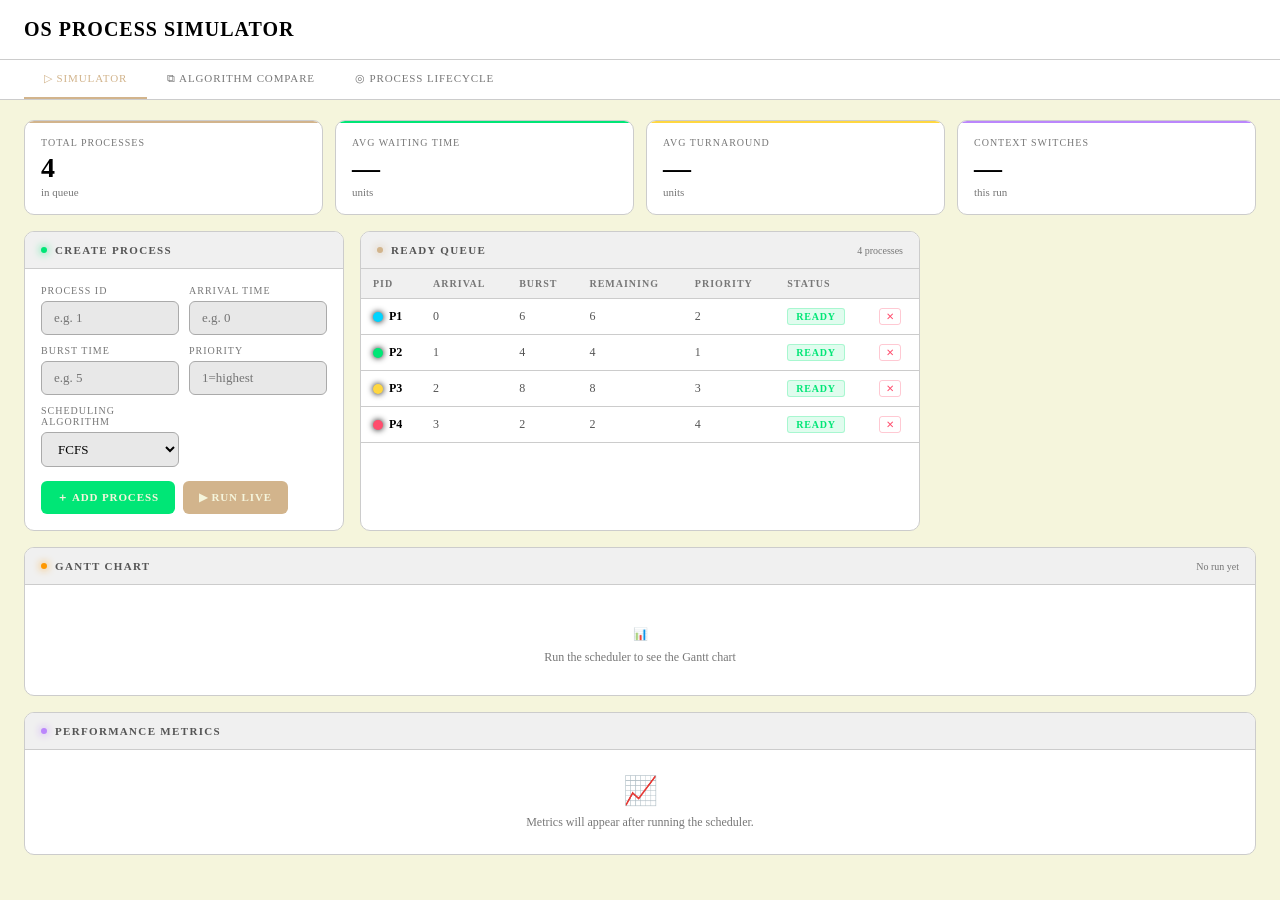
<file: index.html>
<!DOCTYPE html>
<html lang="en">
<head>
<meta charset="UTF-8">
<meta name="viewport" content="width=device-width, initial-scale=1.0">
<title>OS Process Manager Simulator</title>
<style>
  :root {
    --bg: #f5f5dc;
    --bg2: #ffffff;
    --bg3: #f0f0f0;
    --bg4: #e8e8e8;
    --border: #cccccc;
    --border2: #aaaaaa;
    --text: #000000;
    --text2: #555555;
    --text3: #777777;
    --accent: #d2b48c;
    --accent2: #a0522d;
    --green: #00e676;
    --green2: #00b347;
    --yellow: #ffd740;
    --yellow2: #cc9900;
    --red: #ff4d6d;
    --red2: #cc2244;
    --purple: #bb86fc;
    --orange: #ff9800;
    --idle: #cccccc;
    --shadow: 0 8px 32px rgba(0,0,0,0.1);
    --glow: 0 0 20px rgba(210,180,140,0.15);
  }

  * { margin: 0; padding: 0; box-sizing: border-box; }

  body {
    font-family: 'Times New Roman', serif;
    background: var(--bg);
    color: var(--text);
    min-height: 100vh;
    overflow-x: hidden;
  }

  /* ── HEADER ── */
  header {
    background: var(--bg2);
    border-bottom: 1px solid var(--border);
    padding: 0 24px;
    display: flex;
    align-items: center;
    justify-content: space-between;
    height: 60px;
    position: sticky;
    top: 0;
    z-index: 100;
  }

  .logo {
    display: flex;
    align-items: center;
    justify-content: center;
  }

  .logo-icon {
    width: 32px; height: 32px;
    background: var(--accent);
    border-radius: 6px;
    display: flex; align-items: center; justify-content: center;
    font-size: 16px;
    box-shadow: 0 0 16px rgba(0,212,255,0.4);
  }

  .logo-text {
    font-family: 'Times New Roman', serif;
    font-size: 20px;
    font-weight: 700;
    letter-spacing: 0.05em;
    color: var(--text);
  }

  .logo-sub {
    font-size: 10px;
    color: var(--text3);
    letter-spacing: 0.12em;
    text-transform: uppercase;
    margin-top: 1px;
  }

  .header-right {
    display: flex;
    align-items: center;
    gap: 20px;
    font-size: 11px;
    color: var(--text3);
  }

  .clock {
    color: var(--accent);
    font-size: 12px;
  }

  .badge {
    background: var(--bg4);
    border: 1px solid var(--border2);
    border-radius: 4px;
    padding: 3px 8px;
    font-size: 10px;
    color: var(--text2);
  }

  /* ── TABS ── */
  .tabs {
    background: var(--bg2);
    border-bottom: 1px solid var(--border);
    padding: 0 24px;
    display: flex;
    gap: 0;
  }

  .tab {
    padding: 12px 20px;
    font-size: 11px;
    font-family: 'Times New Roman', serif;
    letter-spacing: 0.08em;
    color: var(--text3);
    cursor: pointer;
    border-bottom: 2px solid transparent;
    transition: all 0.2s;
    text-transform: uppercase;
    user-select: none;
  }

  .tab:hover { color: var(--text2); }

  .tab.active {
    color: var(--accent);
    border-bottom-color: var(--accent);
  }

  /* ── MAIN ── */
  .main { padding: 20px 24px; max-width: 1600px; margin: 0 auto; }

  .panel-view { display: none; }
  .panel-view.active { display: block; }

  /* ── GRID ── */
  .grid-top {
    display: grid;
    grid-template-columns: 320px 1fr 320px;
    gap: 16px;
    margin-bottom: 16px;
  }

  @media (max-width: 1200px) {
    .grid-top { grid-template-columns: 1fr 1fr; }
    .grid-top > :nth-child(3) { grid-column: 1/-1; }
  }

  /* ── CARD ── */
  .card {
    background: var(--bg2);
    border: 1px solid var(--border);
    border-radius: 10px;
    overflow: hidden;
  }

  .card-header {
    padding: 12px 16px;
    border-bottom: 1px solid var(--border);
    display: flex;
    align-items: center;
    gap: 8px;
    background: var(--bg3);
  }

  .card-title {
    font-family: 'Times New Roman', serif;
    font-size: 11px;
    font-weight: 700;
    letter-spacing: 0.12em;
    text-transform: uppercase;
    color: var(--text2);
  }

  .card-dot {
    width: 6px; height: 6px;
    border-radius: 50%;
    background: var(--accent);
    box-shadow: 0 0 8px var(--accent);
  }

  .card-dot.green { background: var(--green); box-shadow: 0 0 8px var(--green); }
  .card-dot.yellow { background: var(--yellow); box-shadow: 0 0 8px var(--yellow); }
  .card-dot.purple { background: var(--purple); box-shadow: 0 0 8px var(--purple); }
  .card-dot.red { background: var(--red); box-shadow: 0 0 8px var(--red); }
  .card-dot.orange { background: var(--orange); box-shadow: 0 0 8px var(--orange); }

  .card-body { padding: 16px; }

  /* ── FORM ── */
  .form-grid { display: grid; grid-template-columns: 1fr 1fr; gap: 10px; }
  .form-group { display: flex; flex-direction: column; gap: 5px; }
  .form-group.full { grid-column: 1 / -1; }

  label {
    font-size: 10px;
    letter-spacing: 0.1em;
    text-transform: uppercase;
    color: var(--text3);
  }

  input[type="number"], input[type="text"], select {
    background: var(--bg4);
    border: 1px solid var(--border2);
    border-radius: 6px;
    padding: 8px 12px;
    font-family: 'Times New Roman', serif;
    font-size: 13px;
    color: var(--text);
    width: 100%;
    transition: border-color 0.2s, box-shadow 0.2s;
    outline: none;
  }

  input:focus, select:focus {
    border-color: var(--accent);
    box-shadow: 0 0 0 2px rgba(0,212,255,0.12);
  }

  select option { background: var(--bg4); }

  /* ── BUTTONS ── */
  .btn {
    padding: 9px 16px;
    border-radius: 6px;
    font-family: 'Times New Roman', serif;
    font-size: 11px;
    font-weight: 600;
    letter-spacing: 0.08em;
    text-transform: uppercase;
    cursor: pointer;
    border: none;
    transition: all 0.18s;
    display: inline-flex;
    align-items: center;
    gap: 6px;
  }

  .btn-primary {
    background: var(--accent);
    color: var(--bg);
  }

  .btn-primary:hover {
    background: #33ddff;
    box-shadow: 0 0 16px rgba(0,212,255,0.35);
  }

  .btn-success {
    background: var(--green);
    color: var(--bg);
  }

  .btn-success:hover {
    background: #33ff88;
    box-shadow: 0 0 16px rgba(0,230,118,0.35);
  }

  .btn-danger {
    background: transparent;
    color: var(--red);
    border: 1px solid var(--red);
  }

  .btn-danger:hover {
    background: rgba(255,77,109,0.1);
    box-shadow: 0 0 12px rgba(255,77,109,0.2);
  }

  .btn-ghost {
    background: var(--bg4);
    color: var(--text2);
    border: 1px solid var(--border2);
  }

  .btn-ghost:hover {
    background: var(--bg3);
    border-color: var(--accent);
    color: var(--accent);
  }

  .btn-warning {
    background: var(--yellow);
    color: var(--bg);
  }

  .btn-warning:hover {
    background: #ffe066;
    box-shadow: 0 0 16px rgba(255,215,64,0.35);
  }

  .btn:disabled {
    opacity: 0.4;
    cursor: not-allowed;
    box-shadow: none !important;
  }

  .btn-row {
    display: flex;
    gap: 8px;
    margin-top: 14px;
    flex-wrap: wrap;
  }

  /* ── QUANTUM INPUT ── */
  .quantum-row {
    display: flex;
    align-items: center;
    gap: 10px;
    margin-top: 10px;
    padding: 10px;
    background: var(--bg4);
    border-radius: 6px;
    border: 1px solid var(--border2);
    display: none;
  }

  .quantum-row label { margin: 0; white-space: nowrap; }
  .quantum-row input { width: 80px; }

  /* ── READY QUEUE TABLE ── */
  .table-wrap {
    overflow-x: auto;
    overflow-y: auto;
    max-height: 280px;
  }

  table {
    width: 100%;
    border-collapse: collapse;
    font-size: 12px;
  }

  thead th {
    position: sticky; top: 0;
    background: var(--bg3);
    padding: 9px 12px;
    text-align: left;
    font-size: 10px;
    letter-spacing: 0.1em;
    text-transform: uppercase;
    color: var(--text3);
    border-bottom: 1px solid var(--border);
    white-space: nowrap;
  }

  tbody tr {
    border-bottom: 1px solid var(--border);
    transition: background 0.15s;
  }

  tbody tr:hover { background: rgba(255,255,255,0.025); }

  tbody td {
    padding: 9px 12px;
    color: var(--text2);
    white-space: nowrap;
  }

  .pid-cell {
    font-weight: 600;
    color: var(--text);
  }

  .status-badge {
    display: inline-block;
    padding: 2px 8px;
    border-radius: 3px;
    font-size: 10px;
    letter-spacing: 0.08em;
    font-weight: 600;
    text-transform: uppercase;
  }

  .status-ready    { background: rgba(0,230,118,0.12); color: var(--green); border: 1px solid rgba(0,230,118,0.25); }
  .status-running  { background: rgba(0,212,255,0.12); color: var(--accent); border: 1px solid rgba(0,212,255,0.25); }
  .status-waiting  { background: rgba(255,215,64,0.12); color: var(--yellow); border: 1px solid rgba(255,215,64,0.25); }
  .status-terminated { background: rgba(90,100,114,0.2); color: var(--text3); border: 1px solid rgba(90,100,114,0.3); }
  .status-new      { background: rgba(187,134,252,0.12); color: var(--purple); border: 1px solid rgba(187,134,252,0.25); }

  .color-dot {
    display: inline-block;
    width: 10px; height: 10px;
    border-radius: 50%;
    margin-right: 6px;
    vertical-align: middle;
    box-shadow: 0 0 6px currentColor;
  }

  .empty-state {
    padding: 40px 20px;
    text-align: center;
    color: var(--text3);
    font-size: 12px;
  }

  .empty-icon { font-size: 28px; margin-bottom: 8px; }

  /* ── ALGO PANEL ── */
  .algo-options {
    display: grid;
    grid-template-columns: 1fr 1fr;
    gap: 8px;
  }

  .algo-card {
    padding: 12px;
    background: var(--bg4);
    border: 1px solid var(--border2);
    border-radius: 8px;
    cursor: pointer;
    transition: all 0.18s;
    user-select: none;
  }

  .algo-card:hover { border-color: var(--accent); }

  .algo-card.selected {
    border-color: var(--accent);
    background: rgba(0,212,255,0.07);
    box-shadow: 0 0 14px rgba(0,212,255,0.1);
  }

  .algo-name {
    font-size: 12px;
    font-weight: 600;
    color: var(--text);
    margin-bottom: 3px;
  }

  .algo-desc {
    font-size: 10px;
    color: var(--text3);
    line-height: 1.4;
  }

  .algo-tag {
    display: inline-block;
    margin-top: 5px;
    padding: 1px 6px;
    border-radius: 3px;
    font-size: 9px;
    letter-spacing: 0.08em;
    text-transform: uppercase;
  }

  .tag-np { background: rgba(0,230,118,0.12); color: var(--green); }
  .tag-p  { background: rgba(0,212,255,0.12); color: var(--accent); }

  /* ── GANTT ── */
  #gantt-wrap {
    overflow-x: auto;
    overflow-y: hidden;
    min-height: 110px;
    padding: 16px;
    padding-bottom: 0;
  }

  #gantt-canvas {
    display: block;
    min-height: 90px;
  }

  .gantt-empty {
    display: flex;
    flex-direction: column;
    align-items: center;
    justify-content: center;
    height: 90px;
    color: var(--text3);
    font-size: 12px;
    gap: 8px;
  }

  /* ── METRICS TABLE ── */
  .metrics-table-wrap {
    overflow-x: auto;
  }

  .metrics-table {
    width: 100%;
    border-collapse: collapse;
    font-size: 12px;
  }

  .metrics-table thead th {
    background: var(--bg3);
  }

  .metrics-table tbody td {
    padding: 9px 12px;
    border-bottom: 1px solid var(--border);
    color: var(--text2);
  }

  .metrics-table tfoot td {
    padding: 9px 12px;
    background: var(--bg3);
    border-top: 1px solid var(--border2);
    font-weight: 600;
    color: var(--text);
    font-size: 11px;
  }

  .best-val { color: var(--green); font-weight: 700; }

  /* ── STAT CARDS ── */
  .stat-grid {
    display: grid;
    grid-template-columns: repeat(4, 1fr);
    gap: 12px;
    margin-bottom: 16px;
  }

  .stat-card {
    background: var(--bg2);
    border: 1px solid var(--border);
    border-radius: 10px;
    padding: 16px;
    position: relative;
    overflow: hidden;
  }

  .stat-card::before {
    content: '';
    position: absolute;
    top: 0; left: 0; right: 0;
    height: 2px;
  }

  .stat-card.blue::before  { background: var(--accent); }
  .stat-card.green::before { background: var(--green); }
  .stat-card.yellow::before{ background: var(--yellow); }
  .stat-card.purple::before{ background: var(--purple); }

  .stat-label {
    font-size: 10px;
    letter-spacing: 0.1em;
    text-transform: uppercase;
    color: var(--text3);
    margin-bottom: 6px;
  }

  .stat-value {
    font-family: 'Times New Roman', serif;
    font-size: 28px;
    font-weight: 800;
    color: var(--text);
    line-height: 1;
    margin-bottom: 4px;
  }

  .stat-sub { font-size: 11px; color: var(--text3); }

  /* ── COMPARE VIEW ── */
  .compare-grid {
    display: grid;
    grid-template-columns: repeat(2, 1fr);
    gap: 16px;
  }

  .compare-card {
    background: var(--bg2);
    border: 1px solid var(--border);
    border-radius: 10px;
    overflow: hidden;
  }

  .compare-header {
    padding: 12px 16px;
    background: var(--bg3);
    border-bottom: 1px solid var(--border);
    display: flex;
    justify-content: space-between;
    align-items: center;
  }

  .compare-title {
    font-family: 'Times New Roman', serif;
    font-size: 12px;
    font-weight: 700;
    color: var(--text);
  }

  .compare-meta {
    font-size: 10px;
    color: var(--text3);
  }

  .bar-chart {
    padding: 16px;
  }

  .bar-row {
    display: flex;
    align-items: center;
    gap: 10px;
    margin-bottom: 8px;
  }

  .bar-label { font-size: 11px; color: var(--text2); min-width: 130px; }

  .bar-track {
    flex: 1;
    background: var(--bg4);
    border-radius: 3px;
    height: 16px;
    position: relative;
    overflow: hidden;
  }

  .bar-fill {
    height: 100%;
    border-radius: 3px;
    transition: width 0.6s cubic-bezier(.4,0,.2,1);
    display: flex;
    align-items: center;
    padding-right: 6px;
    justify-content: flex-end;
  }

  .bar-val { font-size: 10px; font-weight: 600; color: var(--bg); white-space: nowrap; }

  /* ── LIFECYCLE VIEW ── */
  .lifecycle-container {
    padding: 20px;
  }

  .state-diagram {
    display: flex;
    align-items: center;
    justify-content: center;
    gap: 0;
    flex-wrap: wrap;
    padding: 20px 0;
  }

  .state-node {
    padding: 14px 20px;
    border-radius: 10px;
    border: 2px solid;
    text-align: center;
    min-width: 110px;
    position: relative;
  }

  .state-node .state-name {
    font-family: 'Times New Roman', serif;
    font-size: 13px;
    font-weight: 700;
  }

  .state-node .state-desc {
    font-size: 9px;
    letter-spacing: 0.06em;
    margin-top: 3px;
    opacity: 0.7;
  }

  .state-new       { border-color: var(--purple); color: var(--purple); background: rgba(187,134,252,0.07); }
  .state-ready     { border-color: var(--green);  color: var(--green);  background: rgba(0,230,118,0.07); }
  .state-running   { border-color: var(--accent); color: var(--accent); background: rgba(0,212,255,0.07); }
  .state-waiting   { border-color: var(--yellow); color: var(--yellow); background: rgba(255,215,64,0.07); }
  .state-terminated{ border-color: var(--red);    color: var(--red);    background: rgba(255,77,109,0.07); }

  .state-arrow {
    font-size: 18px;
    color: var(--text3);
    margin: 0 8px;
    flex-shrink: 0;
  }

  /* ── LIVE SIMULATION ── */
  .live-proc-bar {
    display: flex;
    flex-direction: column;
    gap: 3px;
    min-width: 90px;
    padding: 6px 10px;
    background: var(--bg4);
    border-radius: 6px;
    border: 1px solid var(--border2);
    transition: border-color 0.15s, box-shadow 0.15s;
    position: relative;
    overflow: hidden;
  }

  .live-proc-bar.state-running {
    border-color: var(--accent);
    box-shadow: 0 0 12px rgba(0,212,255,0.25);
  }

  .live-proc-bar.state-ready {
    border-color: var(--green2);
  }

  .live-proc-bar.state-terminated {
    opacity: 0.4;
    border-color: var(--border);
  }

  .live-proc-bar.state-preempted {
    border-color: var(--red) !important;
    box-shadow: 0 0 14px rgba(255,77,109,0.4) !important;
    animation: preempt-flash 0.4s ease;
  }

  @keyframes preempt-flash {
    0%   { background: rgba(255,77,109,0.25); }
    100% { background: var(--bg4); }
  }

  .live-proc-name { font-size: 11px; font-weight: 700; }

  .live-proc-remaining {
    font-size: 9px;
    color: var(--text3);
  }

  .live-progress-track {
    height: 4px;
    background: var(--bg3);
    border-radius: 2px;
    overflow: hidden;
  }

  .live-progress-fill {
    height: 100%;
    border-radius: 2px;
    transition: width 0.12s linear;
  }

  .gantt-live-block {
    display: inline-flex;
    align-items: center;
    justify-content: center;
    height: 38px;
    border-radius: 4px;
    font-size: 10px;
    font-weight: 700;
    color: var(--bg);
    cursor: default;
    position: relative;
    flex-shrink: 0;
    transition: filter 0.15s;
  }

  .gantt-live-block:last-child {
    animation: block-grow 0.08s ease-out;
  }

  @keyframes block-grow {
    from { opacity: 0.5; transform: scaleX(0.8); transform-origin: left; }
    to   { opacity: 1;   transform: scaleX(1); }
  }

  .gantt-live-block.idle-block {
    background: var(--idle);
    color: var(--text3);
    font-size: 9px;
  }
  ::-webkit-scrollbar { width: 6px; height: 6px; }
  ::-webkit-scrollbar-track { background: var(--bg); }
  ::-webkit-scrollbar-thumb { background: var(--border2); border-radius: 3px; }
  ::-webkit-scrollbar-thumb:hover { background: var(--accent2); }

  /* ── ALERTS ── */
  .alert {
    padding: 10px 14px;
    border-radius: 6px;
    font-size: 12px;
    margin-bottom: 12px;
    display: flex;
    align-items: center;
    gap: 8px;
  }

  .alert-error   { background: rgba(255,77,109,0.1); border: 1px solid rgba(255,77,109,0.3); color: var(--red); }
  .alert-success { background: rgba(0,230,118,0.1); border: 1px solid rgba(0,230,118,0.3); color: var(--green); }
  .alert-info    { background: rgba(0,212,255,0.1); border: 1px solid rgba(0,212,255,0.3); color: var(--accent); }

  #alert-box { min-height: 0; transition: all 0.2s; }

  /* ── TOAST ── */
  .toast {
    position: fixed;
    bottom: 24px; right: 24px;
    background: var(--bg3);
    border: 1px solid var(--border2);
    border-radius: 8px;
    padding: 12px 18px;
    font-size: 12px;
    color: var(--text);
    z-index: 9999;
    transform: translateY(80px);
    opacity: 0;
    transition: all 0.3s cubic-bezier(.4,0,.2,1);
    max-width: 320px;
    box-shadow: var(--shadow);
  }

  .toast.show { transform: translateY(0); opacity: 1; }

  /* ── PROCESS LIFECYCLE ANIMATION ── */
  .process-lifecycle {
    display: grid;
    grid-template-columns: repeat(5, 1fr);
    gap: 12px;
    padding: 16px;
  }

  .lifecycle-state {
    background: var(--bg4);
    border-radius: 8px;
    border: 1px solid var(--border2);
    padding: 12px;
    min-height: 80px;
  }

  .lifecycle-state-title {
    font-size: 10px;
    letter-spacing: 0.1em;
    text-transform: uppercase;
    margin-bottom: 8px;
    font-weight: 600;
  }

  .process-chip {
    display: inline-block;
    padding: 3px 8px;
    border-radius: 4px;
    font-size: 11px;
    font-weight: 600;
    margin: 2px;
    animation: fadeIn 0.3s ease;
  }

  @keyframes fadeIn { from { opacity:0; transform: scale(0.8); } to { opacity:1; transform: scale(1); } }
  @keyframes pulse { 0%,100% { opacity:1; } 50% { opacity:0.5; } }

  .chip-running { animation: pulse 1s ease infinite; }

  /* ── ABOUT ── */

  /* ── NO-RESULT ── */
  .no-result {
    text-align: center;
    padding: 30px;
    color: var(--text3);
    font-size: 12px;
  }

  /* ── SCROLLABLE GANTT ── */
  .gantt-timeline {
    display: flex;
    flex-direction: column;
    gap: 6px;
    min-width: max-content;
    padding: 12px 16px 20px;
  }

  .gantt-row {
    display: flex;
    height: 34px;
    align-items: stretch;
  }

  .gantt-pid-label {
    width: 40px;
    flex-shrink: 0;
    font-size: 11px;
    font-weight: 600;
    display: flex;
    align-items: center;
    color: var(--text2);
  }

  .gantt-blocks {
    display: flex;
    align-items: stretch;
    position: relative;
  }

  .gantt-block {
    display: flex;
    align-items: center;
    justify-content: center;
    font-size: 10px;
    font-weight: 700;
    border-radius: 4px;
    margin: 0 1px;
    color: var(--bg);
    cursor: pointer;
    transition: filter 0.15s;
    position: relative;
  }

  .gantt-block:hover { filter: brightness(1.2); }

  .gantt-block-idle {
    background: var(--idle);
    color: var(--text3);
  }

  .gantt-time-axis {
    display: flex;
    margin-left: 40px;
    margin-top: 4px;
    min-width: max-content;
  }

  .time-marker {
    font-size: 9px;
    color: var(--text3);
    text-align: left;
    position: absolute;
    transform: translateX(-50%);
  }

  .time-axis-container {
    position: relative;
    height: 16px;
    margin-left: 41px;
    min-width: max-content;
  }

  /* ── EXPORT BTN ── */
  .export-section {
    display: flex;
    gap: 10px;
    padding: 12px 16px;
    border-top: 1px solid var(--border);
    background: var(--bg3);
  }

  /* ── TOOLTIP ── */
  [data-tip] { position: relative; }
  [data-tip]:hover::after {
    content: attr(data-tip);
    position: absolute;
    bottom: 100%;
    left: 50%;
    transform: translateX(-50%);
    background: var(--bg4);
    border: 1px solid var(--border2);
    padding: 4px 8px;
    font-size: 10px;
    white-space: nowrap;
    border-radius: 4px;
    color: var(--text2);
    z-index: 99;
    margin-bottom: 4px;
  }

  /* ── REMOVE BTN in table ── */
  .btn-tiny {
    padding: 2px 6px;
    font-size: 10px;
    border-radius: 3px;
    cursor: pointer;
    background: transparent;
    border: 1px solid rgba(255,77,109,0.3);
    color: var(--red);
    transition: all 0.15s;
    font-family: inherit;
  }

  .btn-tiny:hover { background: rgba(255,77,109,0.15); }

  /* ── COMPARISON TABLE ── */
  .comparison-summary {
    display: grid;
    grid-template-columns: repeat(3, 1fr);
    gap: 12px;
    padding: 16px;
  }

  .cmp-item {
    background: var(--bg4);
    border-radius: 8px;
    border: 1px solid var(--border2);
    padding: 12px;
  }

  .cmp-algo {
    font-size: 11px;
    font-weight: 700;
    margin-bottom: 8px;
    padding-bottom: 6px;
    border-bottom: 1px solid var(--border);
  }

  .cmp-row {
    display: flex;
    justify-content: space-between;
    font-size: 11px;
    padding: 3px 0;
    color: var(--text2);
  }

  .cmp-row .val { color: var(--text); font-weight: 600; }

  .best-algo {
    border-color: var(--green);
    box-shadow: 0 0 12px rgba(0,230,118,0.1);
  }

  .best-algo .cmp-algo { color: var(--green); }

  .cmp-item {
    transition: all 0.3s ease;
    cursor: pointer;
  }

  .cmp-item:hover {
    transform: scale(1.02);
    box-shadow: 0 4px 16px rgba(0,0,0,0.2);
  }

  #compare-content {
    opacity: 0;
    transition: opacity 0.5s ease;
  }

  #compare-content.active {
    opacity: 1;
  }
</style>
</head>
<body>

<header>
  <div class="logo">
    <div class="logo-text">OS PROCESS SIMULATOR</div>
  </div>
</header>

<!-- TABS -->
<div class="tabs">
  <div class="tab active" onclick="switchTab('simulator')">▷ Simulator</div>
  <div class="tab" onclick="switchTab('compare')">⧉ Algorithm Compare</div>
  <div class="tab" onclick="switchTab('lifecycle')">◎ Process Lifecycle</div>

</div>

<div class="main">

  <!-- ══════════════════════ SIMULATOR TAB ══════════════════════ -->
  <div id="tab-simulator" class="panel-view active">

    <div class="stat-grid" id="stats-bar">
      <div class="stat-card blue">
        <div class="stat-label">Total Processes</div>
        <div class="stat-value" id="stat-total">0</div>
        <div class="stat-sub">in queue</div>
      </div>
      <div class="stat-card green">
        <div class="stat-label">Avg Waiting Time</div>
        <div class="stat-value" id="stat-awt">—</div>
        <div class="stat-sub">units</div>
      </div>
      <div class="stat-card yellow">
        <div class="stat-label">Avg Turnaround</div>
        <div class="stat-value" id="stat-att">—</div>
        <div class="stat-sub">units</div>
      </div>
      <div class="stat-card purple">
        <div class="stat-label">Context Switches</div>
        <div class="stat-value" id="stat-cs">—</div>
        <div class="stat-sub">this run</div>
      </div>
    </div>

    <div class="grid-top">

      <!-- Process Creation Form -->
      <div class="card">
        <div class="card-header">
          <div class="card-dot green"></div>
          <div class="card-title">Create Process</div>
        </div>
        <div class="card-body">
          <div id="alert-box"></div>
          <div class="form-grid">
            <div class="form-group">
              <label>Process ID</label>
              <input type="number" id="inp-pid" placeholder="e.g. 1" min="1">
            </div>
            <div class="form-group">
              <label>Arrival Time</label>
              <input type="number" id="inp-arrival" placeholder="e.g. 0" min="0">
            </div>
            <div class="form-group">
              <label>Burst Time</label>
              <input type="number" id="inp-burst" placeholder="e.g. 5" min="1">
            </div>
            <div class="form-group">
              <label>Priority</label>
              <input type="number" id="inp-priority" placeholder="1=highest" min="1">
            </div>
            <div class="form-group">
              <label>Scheduling Algorithm</label>
              <select id="inp-algo" onchange="selectAlgo(this.value)">
                <option value="FCFS" selected>FCFS</option>
                <option value="SJF">SJF</option>
                <option value="SRTN">SRTN</option>
                <option value="PRIORITY">Priority NP</option>
                <option value="PRIORITY_P">Priority P</option>
                <option value="RR">Round Robin</option>
              </select>
            </div>
            <div class="form-group" id="quantum-row" style="display:none">
              <label>Time Quantum</label>
              <input type="number" id="inp-quantum" value="3" min="1" max="99" style="width:70px">
              <span style="font-size:10px;color:var(--text3)">units</span>
            </div>
          </div>
          <div class="btn-row">
            <button class="btn btn-success" onclick="addProcess()">＋ Add Process</button>
            <button class="btn btn-primary" id="btn-run" onclick="startLive()">▶ Run Live</button>
          </div>
        </div>
      </div>

      <!-- Ready Queue Table -->
      <div class="card">
        <div class="card-header">
          <div class="card-dot"></div>
          <div class="card-title">Ready Queue</div>
          <span style="margin-left:auto;font-size:10px;color:var(--text3)" id="queue-count">0 processes</span>
        </div>
        <div class="table-wrap" id="queue-table-wrap">
          <div class="empty-state" id="queue-empty">
            <div class="empty-icon">📋</div>
            <div>No processes in queue.<br>Add a process to get started.</div>
          </div>
          <table id="queue-table" style="display:none">
            <thead>
              <tr>
                <th>PID</th>
                <th>Arrival</th>
                <th>Burst</th>
                <th>Remaining</th>
                <th>Priority</th>
                <th>Status</th>
                <th></th>
              </tr>
            </thead>
            <tbody id="queue-tbody"></tbody>
          </table>
        </div>
      </div>

      <!-- CPU Status -->
      <div class="card" id="live-cpu-card">
        <div class="card-header">
          <div class="card-dot" id="cpu-dot"></div>
          <div class="card-title">CPU Status</div>
          <div style="margin-left:auto;display:flex;align-items:center;gap:16px">
            <span style="font-size:11px;color:var(--text3)">Clock: <span id="live-clock" style="color:var(--accent);font-weight:700">—</span></span>
            <span style="font-size:11px;color:var(--text3)">Running: <span id="live-running" style="font-weight:700">—</span></span>
            <span style="font-size:11px;color:var(--text3)">Queue: <span id="live-qsize" style="color:var(--yellow);font-weight:700">—</span></span>
            <span id="preempt-flash" style="font-size:10px;color:var(--red);font-weight:700;opacity:0;transition:opacity 0.15s">⚡ PREEMPTED</span>
          </div>
        </div>
        <div class="card-body">
          <!-- Mini live process bars -->
          <div id="live-process-bars" style="padding:10px 16px;display:flex;flex-wrap:wrap;gap:8px"></div>
          <div style="margin-top:12px;padding:10px;background:var(--bg4);border-radius:6px;border:1px solid var(--border2)">
            <div style="display:flex;align-items:center;gap:8px;margin-bottom:8px">
              <label style="font-size:10px;color:var(--text3);white-space:nowrap">Speed</label>
              <input type="range" id="sim-speed" min="1" max="10" value="5" style="flex:1;accent-color:var(--accent)">
              <span id="sim-speed-label" style="font-size:10px;color:var(--accent);min-width:32px">5×</span>
            </div>
            <div style="font-size:9px;color:var(--text3);text-align:center">1× = slow  ·  10× = fast</div>
          </div>
          <div class="btn-row">
            <button class="btn btn-ghost" id="btn-pause" onclick="togglePause()" style="display:none">⏸ Pause</button>
            <button class="btn btn-ghost" id="btn-step" onclick="stepOnce()" style="display:none">⏭ Step</button>
            <button class="btn btn-danger" onclick="resetAll()">⟳ Reset</button>
          </div>
        </div>
      </div>
    </div>

    <!-- Gantt Chart -->
    <div class="card" style="margin-bottom:16px">
      <div class="card-header">
        <div class="card-dot orange"></div>
        <div class="card-title">Gantt Chart</div>
        <span style="margin-left:auto;font-size:10px;color:var(--text3)" id="gantt-algo-label">No run yet</span>
      </div>
      <div id="gantt-wrap">
        <div class="gantt-empty" id="gantt-empty">
          <span>📊</span>
          <span>Run the scheduler to see the Gantt chart</span>
        </div>
        <div id="gantt-content" style="display:none;overflow-x:auto;padding:16px 16px 20px">
          <!-- live gantt rows built here -->
          <div id="gantt-live-row" style="display:flex;align-items:stretch;min-width:max-content;height:38px;gap:1px"></div>
          <div id="gantt-time-row" style="position:relative;height:18px;margin-top:3px;min-width:max-content"></div>
          <!-- live cursor line -->
          <div id="gantt-cursor" style="position:absolute;top:0;bottom:0;width:2px;background:var(--red);opacity:0.7;pointer-events:none;display:none"></div>
        </div>
      </div>
    </div>

    <!-- Performance Metrics -->
    <div class="card">
      <div class="card-header">
        <div class="card-dot purple"></div>
        <div class="card-title">Performance Metrics</div>
      </div>
      <div id="metrics-empty" class="empty-state" style="padding:24px">
        <div class="empty-icon">📈</div>
        <div>Metrics will appear after running the scheduler.</div>
      </div>
      <div id="metrics-content" style="display:none">
        <div class="metrics-table-wrap">
          <table class="metrics-table">
            <thead>
              <tr>
                <th>PID</th>
                <th>Arrival</th>
                <th>Burst</th>
                <th>Completion</th>
                <th>Waiting</th>
                <th>Turnaround</th>
                <th>Response</th>
                <th>Status</th>
              </tr>
            </thead>
            <tbody id="metrics-tbody"></tbody>
            <tfoot>
              <tr id="metrics-avg-row">
                <td colspan="4">Averages</td>
                <td id="avg-wt">—</td>
                <td id="avg-tat">—</td>
                <td id="avg-rt">—</td>
                <td></td>
              </tr>
            </tfoot>
          </table>
        </div>
        <div class="export-section">
          <button class="btn btn-ghost" onclick="exportCSV()">⬇ Export CSV</button>
          <button class="btn btn-ghost" onclick="exportJSON()">⬇ Export JSON</button>
        </div>
      </div>
    </div>

  </div><!-- end simulator tab -->

  <!-- ══════════════════════ COMPARE TAB ══════════════════════ -->
  <div id="tab-compare" class="panel-view">
    <div style="padding:0 0 16px;display:flex;align-items:center;gap:12px">
      <div style="font-family:'Times New Roman',serif;font-size:18px;font-weight:700">Algorithm Comparison</div>
      <span style="font-size:11px;color:var(--text3)">Run all 4 algorithms on the current process set</span>
      <button class="btn btn-primary" style="margin-left:auto" onclick="runComparison()">▶ Run All Algorithms</button>
      <button class="btn btn-ghost" onclick="loadSample(); showToast('Sample processes loaded!')">↺ Load Sample</button>
    </div>

    <div id="compare-empty" class="card" style="margin-bottom:16px">
      <div class="empty-state" style="padding:40px">
        <div class="empty-icon">⧉</div>
        <div>Add processes in the Simulator tab, then click "Run All Algorithms" to compare.</div>
      </div>
    </div>

    <div id="compare-content" style="display:none">
      <div class="comparison-summary" id="compare-summary"></div>

      <div class="compare-grid" id="compare-gantt-grid" style="margin-bottom:16px"></div>

      <div class="card">
        <div class="card-header">
          <div class="card-dot green"></div>
          <div class="card-title">Metric Comparison Chart</div>
        </div>
        <div id="compare-chart-wrap" style="padding:16px"></div>
      </div>
    </div>
  </div>

  <!-- ══════════════════════ LIFECYCLE TAB ══════════════════════ -->
  <div id="tab-lifecycle" class="panel-view">
    <div style="padding:0 0 16px;display:flex;align-items:center;gap:12px">
      <div style="font-family:'Times New Roman',serif;font-size:18px;font-weight:700">Process Lifecycle Visualizer</div>
      <button class="btn btn-ghost" onclick="loadSample(); renderLifecycle();" style="margin-left:auto">↺ Load Sample</button>
      <button class="btn btn-primary" onclick="renderLifecycle()">▶ Animate Lifecycle</button>
    </div>

    <div class="card" style="margin-bottom:16px">
      <div class="card-header">
        <div class="card-dot purple"></div>
        <div class="card-title">State Transition Diagram</div>
      </div>
      <div class="lifecycle-container">
        <div class="state-diagram">
          <div class="state-node state-new"><div class="state-name">NEW</div><div class="state-desc">Process created</div></div>
          <div class="state-arrow">→</div>
          <div class="state-node state-ready"><div class="state-name">READY</div><div class="state-desc">In queue</div></div>
          <div class="state-arrow">⇌</div>
          <div class="state-node state-running"><div class="state-name">RUNNING</div><div class="state-desc">On CPU</div></div>
          <div class="state-arrow">→</div>
          <div class="state-node state-terminated"><div class="state-name">TERMINATED</div><div class="state-desc">Finished</div></div>
        </div>
        <div style="display:flex;justify-content:center;gap:32px;margin-top:-10px;margin-bottom:10px">
          <div style="display:flex;flex-direction:column;align-items:center;gap:4px;font-size:11px;color:var(--text3)">
            <span>↓ I/O request</span>
            <div class="state-node state-waiting" style="min-width:90px;padding:10px 14px"><div class="state-name">WAITING</div><div class="state-desc">I/O or event</div></div>
            <span>↑ I/O complete</span>
          </div>
        </div>
      </div>
    </div>

    <div class="card">
      <div class="card-header">
        <div class="card-dot"></div>
        <div class="card-title">Live Process State Board</div>
        <span style="margin-left:auto;font-size:10px;color:var(--text3)">Based on last scheduler run</span>
      </div>
      <div id="lifecycle-board">
        <div class="process-lifecycle">
          <div class="lifecycle-state" id="lc-new">
            <div class="lifecycle-state-title" style="color:var(--purple)">⬢ New</div>
            <div id="lc-new-procs"></div>
          </div>
          <div class="lifecycle-state" id="lc-ready">
            <div class="lifecycle-state-title" style="color:var(--green)">⬢ Ready</div>
            <div id="lc-ready-procs"></div>
          </div>
          <div class="lifecycle-state" id="lc-running">
            <div class="lifecycle-state-title" style="color:var(--accent)">⬢ Running</div>
            <div id="lc-running-procs"></div>
          </div>
          <div class="lifecycle-state" id="lc-waiting">
            <div class="lifecycle-state-title" style="color:var(--yellow)">⬢ Waiting</div>
            <div id="lc-waiting-procs"></div>
          </div>
          <div class="lifecycle-state" id="lc-terminated">
            <div class="lifecycle-state-title" style="color:var(--red)">⬢ Terminated</div>
            <div id="lc-term-procs"></div>
          </div>
        </div>
        <div style="padding:0 16px 16px;display:flex;align-items:center;gap:10px">
          <span id="lc-step-label" style="font-size:11px;color:var(--text3)">Click "Animate Lifecycle" to replay.</span>
          <div id="lc-progress" style="flex:1;height:3px;background:var(--bg4);border-radius:2px;display:none">
            <div id="lc-progress-fill" style="height:100%;background:var(--accent);border-radius:2px;width:0%;transition:width 0.3s"></div>
          </div>
        </div>
      </div>
    </div>

    <!-- Background Concept Table -->
    <div class="card" style="margin-top:16px">
      <div class="card-header">
        <div class="card-dot yellow"></div>
        <div class="card-title">Process States — Reference</div>
      </div>
      <div class="table-wrap">
        <table>
          <thead><tr><th>State</th><th>Description</th><th>Transition From</th><th>Transition To</th></tr></thead>
          <tbody>
            <tr><td><span class="status-badge status-new">New</span></td><td style="color:var(--text)">PCB initialized, resources allocated</td><td>—</td><td>Ready</td></tr>
            <tr><td><span class="status-badge status-ready">Ready</span></td><td style="color:var(--text)">Loaded in memory, awaiting CPU</td><td>New, Running (preempted), Waiting</td><td>Running</td></tr>
            <tr><td><span class="status-badge status-running">Running</span></td><td style="color:var(--text)">Dispatched to CPU, instructions executing</td><td>Ready</td><td>Waiting, Ready (preempted), Terminated</td></tr>
            <tr><td><span class="status-badge status-waiting">Waiting</span></td><td style="color:var(--text)">Awaiting I/O completion or event</td><td>Running</td><td>Ready</td></tr>
            <tr><td><span class="status-badge status-terminated">Terminated</span></td><td style="color:var(--text)">Execution complete, resources reclaimed</td><td>Running</td><td>—</td></tr>
          </tbody>
        </table>
      </div>
    </div>
  </div>

</div><!-- end .main -->

<!-- TOAST -->
<div class="toast" id="toast"></div>

<script>
// ═══════════════════════════════════════════════════════════
//  STATE
// ═══════════════════════════════════════════════════════════
let processes = [];
let lastResult = null;
let selectedAlgo = 'FCFS';
let lifecycleTimer = null;

// ── LIVE SIM STATE ──
let simSteps     = [];   // pre-computed tick-by-tick steps [{pid, isIdle, snapshot[]}]
let simIndex     = 0;
let simTimer     = null;
let simPaused    = false;
let simRunning   = false;
let ganttBlocks  = [];   // accumulated {pid, start, end, color} merged blocks
let UNIT         = 28;   // px per time unit in gantt

const PROCESS_COLORS = [
  '#00d4ff','#00e676','#ffd740','#ff4d6d','#bb86fc','#ff9800',
  '#18ffff','#69ff47','#ff6d00','#d500f9','#ff1744','#00e5ff',
  '#76ff03','#ffea00','#f50057','#651fff'
];

let colorIndex = 0;

// ═══════════════════════════════════════════════════════════
//  TABS
// ═══════════════════════════════════════════════════════════
function switchTab(name) {
  document.querySelectorAll('.tab').forEach((t,i) => {
    const tabs = ['simulator','compare','lifecycle'];
    t.classList.toggle('active', tabs[i] === name);
  });
  document.querySelectorAll('.panel-view').forEach(p => p.classList.remove('active'));
  document.getElementById('tab-' + name).classList.add('active');
}

// ═══════════════════════════════════════════════════════════
//  ALGO SELECT
// ═══════════════════════════════════════════════════════════
function selectAlgo(algo) {
  selectedAlgo = algo;
  document.getElementById('quantum-row').style.display = algo === 'RR' ? 'flex' : 'none';
}

// ═══════════════════════════════════════════════════════════
//  ALERT / TOAST
// ═══════════════════════════════════════════════════════════
function showAlert(msg, type='error') {
  const box = document.getElementById('alert-box');
  box.innerHTML = `<div class="alert alert-${type}"><span>${type==='error'?'✖':type==='success'?'✔':'ℹ'}</span>${msg}</div>`;
  setTimeout(() => box.innerHTML = '', 3000);
}

function showToast(msg) {
  const t = document.getElementById('toast');
  t.textContent = msg;
  t.classList.add('show');
  setTimeout(() => t.classList.remove('show'), 2800);
}

// ═══════════════════════════════════════════════════════════
//  ADD PROCESS
// ═══════════════════════════════════════════════════════════
function addProcess() {
  const pid      = parseInt(document.getElementById('inp-pid').value);
  const arrival  = parseInt(document.getElementById('inp-arrival').value);
  const burst    = parseInt(document.getElementById('inp-burst').value);
  const priority = parseInt(document.getElementById('inp-priority').value);

  if (isNaN(pid) || pid <= 0)           return showAlert('Process ID must be a positive integer.');
  if (processes.find(p => p.pid === pid)) return showAlert(`Process P${pid} already exists.`);
  if (isNaN(arrival) || arrival < 0)    return showAlert('Arrival Time must be ≥ 0.');
  if (isNaN(burst) || burst < 1)        return showAlert('Burst Time must be ≥ 1.');
  if (isNaN(priority) || priority < 1)  return showAlert('Priority must be ≥ 1.');

  const p = {
    pid, arrival, burst,
    remaining: burst,
    priority,
    status: 'Ready',
    color: PROCESS_COLORS[colorIndex % PROCESS_COLORS.length],
    completionTime: null,
    waitingTime: null,
    turnaroundTime: null,
    responseTime: null,
    firstCPUTime: null
  };
  colorIndex++;
  processes.push(p);

  // clear inputs
  ['inp-pid','inp-arrival','inp-burst','inp-priority'].forEach(id => document.getElementById(id).value = '');
  document.getElementById('inp-pid').focus();

  renderQueue();
  updateStats();
  showAlert(`Process P${pid} added to ready queue.`, 'success');
}

// ═══════════════════════════════════════════════════════════
//  SAMPLE DATA
// ═══════════════════════════════════════════════════════════
function loadSample() {
  processes = [];
  colorIndex = 0;
  const sample = [
    {pid:1, arrival:0, burst:6, priority:2},
    {pid:2, arrival:1, burst:4, priority:1},
    {pid:3, arrival:2, burst:8, priority:3},
    {pid:4, arrival:3, burst:2, priority:4},
  ];
  sample.forEach(s => {
    processes.push({
      ...s,
      remaining: s.burst,
      status: 'Ready',
      color: PROCESS_COLORS[colorIndex % PROCESS_COLORS.length],
      completionTime:null,waitingTime:null,turnaroundTime:null,responseTime:null,firstCPUTime:null
    });
    colorIndex++;
  });
  renderQueue();
  updateStats();
  resetLive();
  // clear results
  document.getElementById('gantt-empty').style.display = 'flex';
  document.getElementById('gantt-content').style.display = 'none';
  document.getElementById('metrics-empty').style.display = 'block';
  document.getElementById('metrics-content').style.display = 'none';
  document.getElementById('gantt-algo-label').textContent = 'No run yet';
  document.getElementById('live-cpu-card').style.display = 'none';
  document.getElementById('btn-run').style.display = 'inline-flex';
  document.getElementById('btn-run').textContent = '▶ Run Live';
  document.getElementById('btn-pause').style.display = 'none';
  document.getElementById('btn-step').style.display = 'none';
  resetStats();
}

// ═══════════════════════════════════════════════════════════
//  RENDER QUEUE
// ═══════════════════════════════════════════════════════════
function renderQueue() {
  const tbody = document.getElementById('queue-tbody');
  const empty = document.getElementById('queue-empty');
  const table = document.getElementById('queue-table');
  const count = document.getElementById('queue-count');

  count.textContent = processes.length + ' process' + (processes.length !== 1 ? 'es' : '');

  if (processes.length === 0) {
    empty.style.display = 'block';
    table.style.display = 'none';
    return;
  }
  empty.style.display = 'none';
  table.style.display = 'table';

  tbody.innerHTML = processes.map(p => `
    <tr>
      <td class="pid-cell">
        <span class="color-dot" style="background:${p.color}"></span>P${p.pid}
      </td>
      <td>${p.arrival}</td>
      <td>${p.burst}</td>
      <td>${p.remaining}</td>
      <td>${p.priority}</td>
      <td><span class="status-badge status-${p.status.toLowerCase()}">${p.status}</span></td>
      <td><button class="btn-tiny" onclick="removeProcess(${p.pid})">✕</button></td>
    </tr>
  `).join('');
}

function removeProcess(pid) {
  processes = processes.filter(p => p.pid !== pid);
  renderQueue();
  updateStats();
}

function updateStats() {
  document.getElementById('stat-total').textContent = processes.length;
}

function resetStats() {
  document.getElementById('stat-awt').textContent = '—';
  document.getElementById('stat-att').textContent = '—';
  document.getElementById('stat-cs').textContent = '—';
}

// ═══════════════════════════════════════════════════════════
//  DEEP CLONE processes
// ═══════════════════════════════════════════════════════════
function cloneProcesses() {
  return processes.map(p => ({ ...p, remaining: p.burst,
    completionTime:null,waitingTime:null,turnaroundTime:null,responseTime:null,firstCPUTime:null }));
}

// ═══════════════════════════════════════════════════════════
//  SCHEDULING ALGORITHMS
// ═══════════════════════════════════════════════════════════

function scheduleFCFS(procs) {
  const list = [...procs].sort((a,b) => a.arrival - b.arrival || a.pid - b.pid);
  let time = 0;
  const gantt = [];
  let cs = 0;
  let lastPid = null;

  for (const p of list) {
    if (time < p.arrival) {
      gantt.push({pid:'IDLE', start:time, end:p.arrival, color:null});
      time = p.arrival;
    }
    if (p.firstCPUTime === null) p.firstCPUTime = time;
    if (lastPid !== null && lastPid !== 'IDLE') cs++;
    gantt.push({pid:p.pid, start:time, end:time+p.burst, color:p.color});
    time += p.burst;
    p.completionTime = time;
    p.turnaroundTime = p.completionTime - p.arrival;
    p.waitingTime    = p.turnaroundTime - p.burst;
    p.responseTime   = p.firstCPUTime - p.arrival;
    p.remaining = 0;
    p.status = 'Terminated';
    lastPid = p.pid;
  }
  return { procs: list, gantt, contextSwitches: cs };
}

function scheduleSJF(procs) {
  const list = procs.map(p => ({...p}));
  let time = 0;
  const gantt = [];
  let done = [];
  let cs = 0;
  let lastPid = null;
  let remaining = [...list];

  while (remaining.length > 0 || done.length < list.length) {
    const available = remaining.filter(p => p.arrival <= time);
    if (available.length === 0) {
      const next = remaining.reduce((a,b) => a.arrival < b.arrival ? a : b);
      gantt.push({pid:'IDLE', start:time, end:next.arrival, color:null});
      time = next.arrival;
      continue;
    }
    available.sort((a,b) => a.burst - b.burst || a.arrival - b.arrival);
    const p = available[0];
    remaining = remaining.filter(x => x.pid !== p.pid);
    if (p.firstCPUTime === null) p.firstCPUTime = time;
    if (lastPid !== null && lastPid !== 'IDLE') cs++;
    gantt.push({pid:p.pid, start:time, end:time+p.burst, color:p.color});
    time += p.burst;
    p.completionTime = time;
    p.turnaroundTime = p.completionTime - p.arrival;
    p.waitingTime    = p.turnaroundTime - p.burst;
    p.responseTime   = p.firstCPUTime - p.arrival;
    p.remaining = 0;
    p.status = 'Terminated';
    lastPid = p.pid;
    done.push(p);
    if (done.length === list.length) break;
  }
  return { procs: done, gantt, contextSwitches: cs };
}

function schedulePriority(procs) {
  const list = procs.map(p => ({...p}));
  let time = 0;
  const gantt = [];
  let done = [];
  let cs = 0;
  let lastPid = null;
  let remaining = [...list];

  while (remaining.length > 0) {
    const available = remaining.filter(p => p.arrival <= time);
    if (available.length === 0) {
      const next = remaining.reduce((a,b) => a.arrival < b.arrival ? a : b);
      gantt.push({pid:'IDLE', start:time, end:next.arrival, color:null});
      time = next.arrival;
      continue;
    }
    available.sort((a,b) => a.priority - b.priority || a.arrival - b.arrival);
    const p = available[0];
    remaining = remaining.filter(x => x.pid !== p.pid);
    if (p.firstCPUTime === null) p.firstCPUTime = time;
    if (lastPid !== null && lastPid !== 'IDLE') cs++;
    gantt.push({pid:p.pid, start:time, end:time+p.burst, color:p.color});
    time += p.burst;
    p.completionTime = time;
    p.turnaroundTime = p.completionTime - p.arrival;
    p.waitingTime    = p.turnaroundTime - p.burst;
    p.responseTime   = p.firstCPUTime - p.arrival;
    p.remaining = 0;
    p.status = 'Terminated';
    lastPid = p.pid;
    done.push(p);
  }
  return { procs: done, gantt, contextSwitches: cs };
}

function scheduleSRTN(procs) {
  // Shortest Remaining Time Next — preemptive SJF
  const list = procs.map(p => ({...p, remaining: p.burst}));
  let time = 0;
  const gantt = [];
  let done = [];
  let lastPid = null;
  let cs = 0;

  const totalBurst = list.reduce((s,p) => s + p.burst, 0);
  const maxTime = Math.max(...list.map(p => p.arrival)) + totalBurst + 1;

  while (done.length < list.length && time <= maxTime) {
    const available = list.filter(p => p.arrival <= time && p.remaining > 0);
    if (available.length === 0) {
      // find next arrival
      const next = list.filter(p => p.remaining > 0).reduce((a,b) => a.arrival < b.arrival ? a : b, null);
      if (!next) break;
      if (gantt.length && gantt[gantt.length-1].pid === 'IDLE') {
        gantt[gantt.length-1].end = next.arrival;
      } else {
        gantt.push({pid:'IDLE', start:time, end:next.arrival, color:null});
      }
      time = next.arrival;
      continue;
    }

    // pick shortest remaining
    available.sort((a,b) => a.remaining - b.remaining || a.arrival - b.arrival);
    const p = available[0];

    if (p.firstCPUTime === null) p.firstCPUTime = time;
    if (lastPid !== null && lastPid !== p.pid && lastPid !== 'IDLE') cs++;

    // run for 1 unit (preemptive — check every unit)
    if (gantt.length && gantt[gantt.length-1].pid === p.pid) {
      gantt[gantt.length-1].end = time + 1;
    } else {
      gantt.push({pid:p.pid, start:time, end:time+1, color:p.color});
    }

    lastPid = p.pid;
    p.remaining--;
    time++;

    if (p.remaining === 0) {
      p.completionTime = time;
      p.turnaroundTime = p.completionTime - p.arrival;
      p.waitingTime    = p.turnaroundTime - p.burst;
      p.responseTime   = p.firstCPUTime - p.arrival;
      p.status = 'Terminated';
      done.push(p);
    }
  }
  return { procs: done, gantt, contextSwitches: cs };
}

function schedulePriorityPreemptive(procs) {
  // Preemptive Priority — lower number = higher priority
  const list = procs.map(p => ({...p, remaining: p.burst}));
  let time = 0;
  const gantt = [];
  let done = [];
  let lastPid = null;
  let cs = 0;

  const totalBurst = list.reduce((s,p) => s + p.burst, 0);
  const maxTime = Math.max(...list.map(p => p.arrival)) + totalBurst + 1;

  while (done.length < list.length && time <= maxTime) {
    const available = list.filter(p => p.arrival <= time && p.remaining > 0);
    if (available.length === 0) {
      const next = list.filter(p => p.remaining > 0).reduce((a,b) => a.arrival < b.arrival ? a : b, null);
      if (!next) break;
      if (gantt.length && gantt[gantt.length-1].pid === 'IDLE') {
        gantt[gantt.length-1].end = next.arrival;
      } else {
        gantt.push({pid:'IDLE', start:time, end:next.arrival, color:null});
      }
      time = next.arrival;
      continue;
    }

    available.sort((a,b) => a.priority - b.priority || a.arrival - b.arrival);
    const p = available[0];

    if (p.firstCPUTime === null) p.firstCPUTime = time;
    if (lastPid !== null && lastPid !== p.pid && lastPid !== 'IDLE') cs++;

    if (gantt.length && gantt[gantt.length-1].pid === p.pid) {
      gantt[gantt.length-1].end = time + 1;
    } else {
      gantt.push({pid:p.pid, start:time, end:time+1, color:p.color});
    }

    lastPid = p.pid;
    p.remaining--;
    time++;

    if (p.remaining === 0) {
      p.completionTime = time;
      p.turnaroundTime = p.completionTime - p.arrival;
      p.waitingTime    = p.turnaroundTime - p.burst;
      p.responseTime   = p.firstCPUTime - p.arrival;
      p.status = 'Terminated';
      done.push(p);
    }
  }
  return { procs: done, gantt, contextSwitches: cs };
}

function scheduleRR(procs, quantum) {
  const list = procs.map(p => ({...p, remaining: p.burst}));
  let time = 0;
  const gantt = [];
  let cs = 0;
  let lastPid = null;
  let queue = [];
  let remaining = [...list].sort((a,b) => a.arrival - b.arrival);
  let done = [];

  // add processes arriving at 0
  while (remaining.length && remaining[0].arrival <= time) {
    queue.push(remaining.shift());
  }

  const maxIter = 100000;
  let iter = 0;

  while ((queue.length > 0 || remaining.length > 0) && iter++ < maxIter) {
    if (queue.length === 0) {
      const next = remaining[0];
      gantt.push({pid:'IDLE', start:time, end:next.arrival, color:null});
      time = next.arrival;
      while (remaining.length && remaining[0].arrival <= time) {
        queue.push(remaining.shift());
      }
      continue;
    }

    const p = queue.shift();
    if (p.firstCPUTime === null) p.firstCPUTime = time;
    const exec = Math.min(quantum, p.remaining);
    if (lastPid !== null && lastPid !== p.pid && lastPid !== 'IDLE') cs++;
    gantt.push({pid:p.pid, start:time, end:time+exec, color:p.color});
    time += exec;
    p.remaining -= exec;
    lastPid = p.pid;

    // add newly arrived while this ran
    while (remaining.length && remaining[0].arrival <= time) {
      queue.push(remaining.shift());
    }

    if (p.remaining > 0) {
      queue.push(p);
    } else {
      p.completionTime = time;
      p.turnaroundTime = p.completionTime - p.arrival;
      p.waitingTime    = p.turnaroundTime - p.burst;
      p.responseTime   = p.firstCPUTime - p.arrival;
      p.status = 'Terminated';
      done.push(p);
    }
  }
  return { procs: done, gantt, contextSwitches: cs };
}

function runAlgorithm(algo, procs, quantum) {
  switch(algo) {
    case 'FCFS':     return scheduleFCFS(procs);
    case 'SJF':      return scheduleSJF(procs);
    case 'PRIORITY':   return schedulePriority(procs);
    case 'PRIORITY_P': return schedulePriorityPreemptive(procs);
    case 'SRTN':       return scheduleSRTN(procs);
    case 'RR':         return scheduleRR(procs, quantum);
  }
}

// ═══════════════════════════════════════════════════════════
//  SPEED SLIDER
// ═══════════════════════════════════════════════════════════
document.getElementById('sim-speed').addEventListener('input', function() {
  document.getElementById('sim-speed-label').textContent = this.value + '×';
  if (simRunning && !simPaused && simTimer) {
    clearInterval(simTimer);
    simTimer = setInterval(simTick, tickDelay());
  }
});

function tickDelay() {
  const spd = parseInt(document.getElementById('sim-speed').value) || 5;
  // 1× = 600ms, 10× = 30ms
  return Math.round(600 - (spd - 1) * (570 / 9));
}

// ═══════════════════════════════════════════════════════════
//  BUILD TICK STEPS  (unit-by-unit execution plan)
// ═══════════════════════════════════════════════════════════
function buildSteps(algo, procs, quantum) {
  // Returns array of step objects, one per clock tick:
  // { time, pid, isIdle, isPreemption, snapshot: [{pid,remaining,status,color,burst,priority}] }
  const list = procs.map(p => ({...p, remaining: p.burst, firstCPU: null, status: 'Ready', done: false}));
  const steps = [];
  let time = 0;
  const totalBurst = list.reduce((s,p) => s + p.burst, 0);
  const maxT = Math.max(...list.map(p => p.arrival)) + totalBurst + 5;

  // For RR we need a queue structure
  let rrQueue = [];
  let rrSorted = [...list].sort((a,b) => a.arrival - b.arrival);
  let rrQuantumLeft = quantum;
  let rrCurrentPid = null;

  while (list.some(p => !p.done) && time < maxT) {
    const arrived = list.filter(p => p.arrival <= time && !p.done);

    let chosen = null;
    let isPreemption = false;

    if (algo === 'FCFS') {
      if (arrived.length > 0) {
        arrived.sort((a,b) => a.arrival - b.arrival || a.pid - b.pid);
        // pick one that hasn't been started or is currently being run (non-preemptive)
        const running = steps.length > 0 && !steps[steps.length-1].isIdle
          ? list.find(p => p.pid === steps[steps.length-1].pid && !p.done) : null;
        chosen = running || arrived[0];
      }
    } else if (algo === 'SJF') {
      if (arrived.length > 0) {
        const running = steps.length > 0 && !steps[steps.length-1].isIdle
          ? list.find(p => p.pid === steps[steps.length-1].pid && !p.done) : null;
        arrived.sort((a,b) => a.remaining - b.remaining || a.arrival - b.arrival);
        chosen = running || arrived[0];
      }
    } else if (algo === 'SRTN') {
      if (arrived.length > 0) {
        arrived.sort((a,b) => a.remaining - b.remaining || a.arrival - b.arrival);
        const prev = steps.length > 0 && !steps[steps.length-1].isIdle
          ? steps[steps.length-1].pid : null;
        chosen = arrived[0];
        if (prev && prev !== chosen.pid) isPreemption = true;
      }
    } else if (algo === 'PRIORITY') {
      if (arrived.length > 0) {
        const running = steps.length > 0 && !steps[steps.length-1].isIdle
          ? list.find(p => p.pid === steps[steps.length-1].pid && !p.done) : null;
        arrived.sort((a,b) => a.priority - b.priority || a.arrival - b.arrival);
        chosen = running || arrived[0];
      }
    } else if (algo === 'PRIORITY_P') {
      if (arrived.length > 0) {
        arrived.sort((a,b) => a.priority - b.priority || a.arrival - b.arrival);
        const prev = steps.length > 0 && !steps[steps.length-1].isIdle
          ? steps[steps.length-1].pid : null;
        chosen = arrived[0];
        if (prev && prev !== chosen.pid) isPreemption = true;
      }
    } else if (algo === 'RR') {
      // add newly arrived to rrQueue (in arrival order, not yet queued)
      while (rrSorted.length && rrSorted[0].arrival <= time) {
        const p = rrSorted.shift();
        if (!p.done) rrQueue.push(p.pid);
      }
      // if current process ran out of quantum or finished, rotate
      if (rrCurrentPid !== null) {
        const cur = list.find(p => p.pid === rrCurrentPid);
        if (cur && cur.done) {
          rrCurrentPid = null;
          rrQuantumLeft = quantum;
        } else if (rrQuantumLeft <= 0) {
          // preempt — put back at end
          if (cur && !cur.done) rrQueue.push(rrCurrentPid);
          rrCurrentPid = null;
          rrQuantumLeft = quantum;
          isPreemption = true;
        }
      }
      if (rrCurrentPid === null && rrQueue.length > 0) {
        rrCurrentPid = rrQueue.shift();
        const prev = steps.length > 0 && !steps[steps.length-1].isIdle
          ? steps[steps.length-1].pid : null;
        if (prev && prev !== rrCurrentPid) isPreemption = true;
      }
      if (rrCurrentPid !== null) {
        const cur = list.find(p => p.pid === rrCurrentPid);
        if (cur && !cur.done) chosen = cur;
        else { rrCurrentPid = null; }
      }
    }

    if (!chosen) {
      // IDLE tick
      steps.push({ time, pid: 'IDLE', isIdle: true, isPreemption: false,
        snapshot: list.map(p => ({...p})) });
      time++;
      continue;
    }

    if (chosen.firstCPU === null) chosen.firstCPU = time;
    chosen.remaining--;
    if (algo === 'RR') rrQuantumLeft--;

    const snap = list.map(p => ({...p}));

    if (chosen.remaining === 0) {
      chosen.done = true;
      chosen.status = 'Terminated';
      chosen.completionTime = time + 1;
      chosen.turnaroundTime = chosen.completionTime - chosen.arrival;
      chosen.waitingTime    = chosen.turnaroundTime - chosen.burst;
      chosen.responseTime   = chosen.firstCPU - chosen.arrival;
      if (algo === 'RR') { rrCurrentPid = null; rrQuantumLeft = quantum; }
    } else {
      chosen.status = 'Running';
    }

    // mark others as Ready or New
    list.forEach(p => {
      if (p.pid !== chosen.pid && !p.done) {
        p.status = p.arrival <= time ? 'Ready' : 'New';
      }
    });

    steps.push({ time, pid: chosen.pid, isIdle: false, isPreemption,
      color: chosen.color, snapshot: list.map(p => ({...p})) });
    time++;
  }
  return steps;
}

// ═══════════════════════════════════════════════════════════
//  START LIVE SIMULATION
// ═══════════════════════════════════════════════════════════
function startLive() {
  if (processes.length === 0) { showAlert('No processes in queue.'); return; }
  if (simRunning) { resetLive(); }

  const quantum = parseInt(document.getElementById('inp-quantum').value) || 3;
  const cloned = cloneProcesses();
  simSteps = buildSteps(selectedAlgo, cloned, quantum);
  simIndex = 0;
  ganttBlocks = [];
  simRunning = true;
  simPaused = false;

  // Setup UI
  document.getElementById('gantt-empty').style.display = 'none';
  document.getElementById('gantt-content').style.display = 'block';
  document.getElementById('gantt-live-row').innerHTML = '';
  document.getElementById('gantt-time-row').innerHTML = '';
  document.getElementById('metrics-empty').style.display = 'block';
  document.getElementById('metrics-content').style.display = 'none';
  document.getElementById('gantt-algo-label').textContent =
    algoLabel(selectedAlgo) + (selectedAlgo === 'RR' ? ` (Q=${quantum})` : '') + ' — Live';

  // Show/hide buttons
  document.getElementById('btn-run').style.display = 'none';
  document.getElementById('btn-pause').style.display = 'inline-flex';
  document.getElementById('btn-step').style.display = 'inline-flex';

  // Build live process bars
  buildProcessBars();

  document.getElementById('live-cpu-card').style.display = 'block';

  // set UNIT based on total steps
  UNIT = Math.max(20, Math.min(48, Math.floor(800 / Math.max(simSteps.length, 1))));

  simTimer = setInterval(simTick, tickDelay());
}

// ═══════════════════════════════════════════════════════════
//  SIM TICK
// ═══════════════════════════════════════════════════════════
function simTick() {
  if (simIndex >= simSteps.length) {
    finishSim();
    return;
  }
  const step = simSteps[simIndex];
  applyStep(step);
  simIndex++;
}

function applyStep(step) {
  const { time, pid, isIdle, isPreemption, color, snapshot } = step;

  // ── Update live clock
  document.getElementById('live-clock').textContent = time;

  // ── Update running label
  const runEl = document.getElementById('live-running');
  if (isIdle) {
    runEl.textContent = 'IDLE';
    runEl.style.color = 'var(--text3)';
    document.getElementById('cpu-dot').className = 'card-dot red';
  } else {
    runEl.textContent = `P${pid}`;
    runEl.style.color = color;
    document.getElementById('cpu-dot').className = 'card-dot';
  }

  // ── Queue size
  const qSize = snapshot.filter(p => p.status === 'Ready').length;
  document.getElementById('live-qsize').textContent = qSize;

  // ── Preemption flash
  if (isPreemption) {
    const flash = document.getElementById('preempt-flash');
    flash.style.opacity = '1';
    setTimeout(() => { flash.style.opacity = '0'; }, 600);
  }

  // ── Update process bars
  snapshot.forEach(p => updateProcessBar(p, isPreemption && p.pid === pid));

  // ── Update ready queue table live
  updateQueueLive(snapshot);

  // ── Gantt: merge or add block
  const liveRow = document.getElementById('gantt-live-row');
  const lastBlock = ganttBlocks[ganttBlocks.length - 1];

  if (lastBlock && lastBlock.pid === pid) {
    // extend existing block
    lastBlock.end = time + 1;
    const el = liveRow.lastElementChild;
    if (el) {
      el.style.width = ((lastBlock.end - lastBlock.start) * UNIT - 2) + 'px';
      el.title = isIdle ? `IDLE ${lastBlock.start}→${lastBlock.end}`
                       : `P${pid} ${lastBlock.start}→${lastBlock.end}`;
    }
  } else {
    // new block
    const block = { pid, start: time, end: time + 1, color: isIdle ? null : color };
    ganttBlocks.push(block);

    const el = document.createElement('div');
    el.className = 'gantt-live-block' + (isIdle ? ' idle-block' : '');
    el.style.width  = (UNIT - 2) + 'px';
    el.style.background = isIdle ? '' : color;
    el.style.color  = isIdle ? '' : '#0a0c10';
    el.textContent  = isIdle ? 'IDLE' : `P${pid}`;
    el.title        = isIdle ? `IDLE ${time}→${time+1}` : `P${pid} ${time}→${time+1}`;
    el.id = `gb-${ganttBlocks.length - 1}`;
    liveRow.appendChild(el);

    // ── Add time marker at start of this block
    const timeRow = document.getElementById('gantt-time-row');
    const marker = document.createElement('span');
    marker.className = 'time-marker';
    marker.textContent = time;
    marker.style.left = (ganttBlocks.reduce((s,b,i) => i < ganttBlocks.length-1 ? s+(b.end-b.start)*UNIT : s, 0)) + 'px';
    timeRow.appendChild(marker);
  }

  // auto-scroll gantt
  const gw = document.getElementById('gantt-content');
  gw.scrollLeft = gw.scrollWidth;

  // ── stat card: live remaining
  const total = processes.length;
  const done  = snapshot.filter(p => p.status === 'Terminated').length;
  document.getElementById('stat-total').textContent = `${done}/${total}`;
}

// ═══════════════════════════════════════════════════════════
//  PROCESS BARS (live remaining display)
// ═══════════════════════════════════════════════════════════
function buildProcessBars() {
  const wrap = document.getElementById('live-process-bars');
  wrap.innerHTML = processes.map(p => `
    <div class="live-proc-bar state-ready" id="lpb-${p.pid}">
      <div style="display:flex;justify-content:space-between;align-items:center">
        <span class="live-proc-name" style="color:${p.color}">P${p.pid}</span>
        <span style="font-size:9px;color:var(--text3)">pr:${p.priority}</span>
      </div>
      <div class="live-progress-track">
        <div class="live-progress-fill" id="lpf-${p.pid}" style="width:100%;background:${p.color}66"></div>
      </div>
      <div class="live-proc-remaining" id="lpr-${p.pid}">rem: ${p.burst} / ${p.burst}</div>
    </div>
  `).join('');
}

function updateProcessBar(p, justPreempted) {
  const bar = document.getElementById(`lpb-${p.pid}`);
  const fill = document.getElementById(`lpf-${p.pid}`);
  const rem  = document.getElementById(`lpr-${p.pid}`);
  if (!bar) return;

  const pct = p.burst > 0 ? (p.remaining / p.burst * 100) : 0;

  // state class
  bar.className = 'live-proc-bar state-' + p.status.toLowerCase();
  if (justPreempted) bar.className = 'live-proc-bar state-preempted';

  // fill color: green when running, dimmer otherwise
  if (p.status === 'Running') {
    fill.style.background = p.color;
    fill.style.boxShadow = `0 0 6px ${p.color}`;
  } else if (p.status === 'Terminated') {
    fill.style.background = 'var(--text3)';
    fill.style.boxShadow = 'none';
  } else {
    fill.style.background = p.color + '55';
    fill.style.boxShadow = 'none';
  }
  fill.style.width = pct + '%';
  rem.textContent = p.status === 'Terminated'
    ? '✔ done'
    : (p.arrival > (simIndex) ? `arrives @ ${p.arrival}` : `rem: ${p.remaining} / ${p.burst}`);
}

// ═══════════════════════════════════════════════════════════
//  LIVE QUEUE UPDATE
// ═══════════════════════════════════════════════════════════
function updateQueueLive(snapshot) {
  const tbody = document.getElementById('queue-tbody');
  tbody.innerHTML = snapshot.map(p => `
    <tr>
      <td class="pid-cell"><span class="color-dot" style="background:${p.color}"></span>P${p.pid}</td>
      <td>${p.arrival}</td>
      <td>${p.burst}</td>
      <td>${p.remaining}</td>
      <td>${p.priority}</td>
      <td><span class="status-badge status-${(p.status||'ready').toLowerCase()}">${p.status||'Ready'}</span></td>
      <td></td>
    </tr>
  `).join('');
}

// ═══════════════════════════════════════════════════════════
//  PAUSE / STEP / FINISH
// ═══════════════════════════════════════════════════════════
function togglePause() {
  if (!simRunning) return;
  simPaused = !simPaused;
  const btn = document.getElementById('btn-pause');
  if (simPaused) {
    clearInterval(simTimer); simTimer = null;
    btn.textContent = '▶ Resume';
    btn.className = 'btn btn-primary';
  } else {
    btn.textContent = '⏸ Pause';
    btn.className = 'btn btn-ghost';
    simTimer = setInterval(simTick, tickDelay());
  }
}

function stepOnce() {
  if (!simRunning) return;
  if (!simPaused) togglePause();
  if (simIndex < simSteps.length) {
    const step = simSteps[simIndex];
    applyStep(step);
    simIndex++;
    if (simIndex >= simSteps.length) finishSim();
  }
}

function finishSim() {
  clearInterval(simTimer); simTimer = null;
  simRunning = false;
  simPaused = false;

  document.getElementById('btn-run').style.display = 'inline-flex';
  document.getElementById('btn-run').textContent = '▶ Re-run';
  document.getElementById('btn-pause').style.display = 'none';
  document.getElementById('btn-step').style.display = 'none';
  document.getElementById('cpu-dot').className = 'card-dot green';
  document.getElementById('live-running').textContent = 'Done';
  document.getElementById('live-running').style.color = 'var(--green)';

  // add final time marker
  const lastStep = simSteps[simSteps.length - 1];
  if (lastStep) {
    const timeRow = document.getElementById('gantt-time-row');
    const marker = document.createElement('span');
    marker.className = 'time-marker';
    marker.textContent = lastStep.time + 1;
    const totalW = ganttBlocks.reduce((s,b) => s+(b.end-b.start)*UNIT, 0);
    marker.style.left = totalW + 'px';
    timeRow.appendChild(marker);
  }

  // compute final metrics from last snapshot
  const finalSnap = simSteps[simSteps.length - 1].snapshot;
  lastResult = { procs: finalSnap, gantt: ganttBlocks, algo: selectedAlgo };
  const avg = computeAverages(finalSnap);
  document.getElementById('stat-awt').textContent = avg.wt.toFixed(2);
  document.getElementById('stat-att').textContent = avg.tat.toFixed(2);
  const cs = simSteps.filter(s => s.isPreemption).length;
  document.getElementById('stat-cs').textContent = cs;
  document.getElementById('stat-total').textContent = processes.length;

  renderMetrics(finalSnap, avg);
  showToast(`✔ ${algoLabel(selectedAlgo)} complete — Avg WT: ${avg.wt.toFixed(2)}, Avg TAT: ${avg.tat.toFixed(2)}`);
}

function resetLive() {
  clearInterval(simTimer); simTimer = null;
  simRunning = false; simPaused = false;
  simSteps = []; simIndex = 0; ganttBlocks = [];
}

// ═══════════════════════════════════════════════════════════
//  RUN SCHEDULER (kept for compare tab — instant mode)
// ═══════════════════════════════════════════════════════════
function algoLabel(a) {
  return {FCFS:'FCFS', SJF:'SJF', SRTN:'SRTN', PRIORITY:'Priority (NP)', PRIORITY_P:'Priority (P)', RR:'Round Robin'}[a];
}

function computeAverages(procs) {
  const n = procs.filter(p => p.status === 'Terminated' || p.completionTime != null).length;
  if (n === 0) return {wt:0, tat:0, rt:0};
  const done = procs.filter(p => p.completionTime != null);
  const wt  = done.reduce((s,p) => s + (p.waitingTime  ?? 0), 0) / done.length;
  const tat = done.reduce((s,p) => s + (p.turnaroundTime ?? 0), 0) / done.length;
  const rt  = done.reduce((s,p) => s + (p.responseTime  ?? p.firstCPU != null ? (p.responseTime ?? p.firstCPU - p.arrival) : 0), 0) / done.length;
  return { wt, tat, rt };
}

// ═══════════════════════════════════════════════════════════
//  METRICS RENDERER
// ═══════════════════════════════════════════════════════════
function renderMetrics(procs, avg) {
  document.getElementById('metrics-empty').style.display = 'none';
  document.getElementById('metrics-content').style.display = 'block';

  const minWT  = Math.min(...procs.map(p => p.waitingTime));
  const minTAT = Math.min(...procs.map(p => p.turnaroundTime));
  const minRT  = Math.min(...procs.map(p => p.responseTime));

  const tbody = document.getElementById('metrics-tbody');
  tbody.innerHTML = procs.map(p => `
    <tr>
      <td class="pid-cell"><span class="color-dot" style="background:${p.color}"></span>P${p.pid}</td>
      <td>${p.arrival}</td>
      <td>${p.burst}</td>
      <td>${p.completionTime}</td>
      <td class="${p.waitingTime === minWT ? 'best-val' : ''}">${p.waitingTime}</td>
      <td class="${p.turnaroundTime === minTAT ? 'best-val' : ''}">${p.turnaroundTime}</td>
      <td class="${p.responseTime === minRT ? 'best-val' : ''}">${p.responseTime}</td>
      <td><span class="status-badge status-terminated">Terminated</span></td>
    </tr>
  `).join('');

  document.getElementById('avg-wt').textContent  = avg.wt.toFixed(2);
  document.getElementById('avg-tat').textContent = avg.tat.toFixed(2);
  document.getElementById('avg-rt').textContent  = avg.rt.toFixed(2);
}

// ═══════════════════════════════════════════════════════════
//  RESET
// ═══════════════════════════════════════════════════════════
function resetAll() {
  resetLive();
  processes = [];
  lastResult = null;
  colorIndex = 0;
  renderQueue();
  resetStats();
  document.getElementById('stat-total').textContent = '0';
  document.getElementById('gantt-empty').style.display = 'flex';
  document.getElementById('gantt-content').style.display = 'none';
  document.getElementById('metrics-empty').style.display = 'block';
  document.getElementById('metrics-content').style.display = 'none';
  document.getElementById('gantt-algo-label').textContent = 'No run yet';
  document.getElementById('alert-box').innerHTML = '';
  document.getElementById('live-cpu-card').style.display = 'none';
  document.getElementById('live-process-bars').innerHTML = '';
  document.getElementById('btn-run').style.display = 'inline-flex';
  document.getElementById('btn-run').textContent = '▶ Run Live';
  document.getElementById('btn-pause').style.display = 'none';
  document.getElementById('btn-step').style.display = 'none';
  showToast('Reset complete.');
}

// ═══════════════════════════════════════════════════════════
//  EXPORT
// ═══════════════════════════════════════════════════════════
function exportCSV() {
  if (!lastResult) return showToast('Run scheduler first.');
  const { procs, algo } = lastResult;
  let csv = 'PID,Arrival,Burst,Priority,Completion,Waiting,Turnaround,Response\n';
  procs.forEach(p => {
    csv += `P${p.pid},${p.arrival},${p.burst},${p.priority},${p.completionTime},${p.waitingTime},${p.turnaroundTime},${p.responseTime}\n`;
  });
  downloadFile(`results_${algo}.csv`, csv, 'text/csv');
  showToast('CSV exported!');
}

function exportJSON() {
  if (!lastResult) return showToast('Run scheduler first.');
  const { procs, algo, gantt } = lastResult;
  const data = { algorithm: algo, processes: procs, gantt, averages: computeAverages(procs) };
  downloadFile(`results_${algo}.json`, JSON.stringify(data, null, 2), 'application/json');
  showToast('JSON exported!');
}

function downloadFile(name, content, type) {
  const blob = new Blob([content], { type });
  const a = document.createElement('a');
  a.href = URL.createObjectURL(blob);
  a.download = name;
  a.click();
}

// ═══════════════════════════════════════════════════════════
//  COMPARISON
// ═══════════════════════════════════════════════════════════
function runComparison() {
  if (processes.length === 0) {
    showToast('Add processes first! (Use "Load Sample" or add via Simulator tab)');
    return;
  }

  const algos = ['FCFS','SJF','SRTN','PRIORITY','PRIORITY_P','RR'];
  const quantum = parseInt(document.getElementById('inp-quantum').value) || 3;
  const results = {};

  algos.forEach(a => {
    const cloned = cloneProcesses();
    results[a] = runAlgorithm(a, cloned, quantum);
    results[a].avg = computeAverages(results[a].procs);
    results[a].label = a === 'RR' ? `Round Robin (Q=${quantum})` : algoLabel(a);
  });

  document.getElementById('compare-empty').style.display = 'none';
  document.getElementById('compare-content').style.display = 'block';

  // Summary cards
  const bestWT  = Math.min(...algos.map(a => results[a].avg.wt));
  const bestTAT = Math.min(...algos.map(a => results[a].avg.tat));

  const totalCPU = processes.reduce((s,p) => s + p.burst, 0);

  const sumHtml = algos.map(a => {
    const r = results[a];
    const isBest = r.avg.wt === bestWT;
    const lastEnd = r.gantt.length ? r.gantt[r.gantt.length-1].end : 1;
    const util = ((totalCPU / lastEnd) * 100).toFixed(1);
    return `
      <div class="cmp-item ${isBest ? 'best-algo' : ''}">
        <div class="cmp-algo">${r.label}${isBest?' ★':''}</div>
        <div class="cmp-row"><span>Avg WT</span><span class="val">${r.avg.wt.toFixed(2)}</span></div>
        <div class="cmp-row"><span>Avg TAT</span><span class="val">${r.avg.tat.toFixed(2)}</span></div>
        <div class="cmp-row"><span>Avg RT</span><span class="val">${r.avg.rt.toFixed(2)}</span></div>
        <div class="cmp-row"><span>Ctx Switches</span><span class="val">${r.contextSwitches}</span></div>
        <div class="cmp-row"><span>CPU Util</span><span class="val">${util}%</span></div>
      </div>
    `;
  }).join('');
  document.getElementById('compare-summary').innerHTML = sumHtml;

  // Mini gantt grids
  const ganttHtml = algos.map(a => {
    const r = results[a];
    const totalTime = r.gantt.length ? r.gantt[r.gantt.length-1].end : 1;
    const UNIT = Math.max(14, Math.min(40, Math.floor(400 / totalTime)));
    let blocks = r.gantt.map(g => {
      const w = (g.end - g.start) * UNIT;
      if (g.pid === 'IDLE') return `<div class="gantt-block gantt-block-idle" style="width:${w-2}px;height:28px" title="IDLE"><span style="font-size:9px">I</span></div>`;
      return `<div class="gantt-block" style="width:${w-2}px;height:28px;background:${g.color}" title="P${g.pid}:${g.start}→${g.end}"><span style="font-size:10px">P${g.pid}</span></div>`;
    }).join('');
    return `
      <div class="compare-card">
        <div class="compare-header">
          <div class="compare-title">${r.label}</div>
          <div class="compare-meta">WT:${r.avg.wt.toFixed(1)} TAT:${r.avg.tat.toFixed(1)}</div>
        </div>
        <div style="padding:12px;overflow-x:auto">
          <div style="display:flex;align-items:center;gap:2px;min-width:max-content">${blocks}</div>
          <div style="position:relative;height:14px;margin-top:2px;min-width:${totalTime*UNIT}px">
            ${[...new Set(r.gantt.flatMap(g=>[g.start,g.end]))].sort((a,b)=>a-b)
              .map(t=>`<span style="position:absolute;left:${t*UNIT}px;font-size:8px;color:var(--text3);transform:translateX(-50%)">${t}</span>`).join('')}
          </div>
        </div>
      </div>
    `;
  }).join('');
  document.getElementById('compare-gantt-grid').innerHTML = ganttHtml;

  // Bar chart comparison
  const maxWT  = Math.max(...algos.map(a => results[a].avg.wt));
  const maxTAT = Math.max(...algos.map(a => results[a].avg.tat));
  const colors = { FCFS: '#00d4ff', SJF: '#00e676', SRTN: '#18ffff', PRIORITY: '#ffd740', PRIORITY_P: '#ff9800', RR: '#bb86fc' };
  document.getElementById('compare-gantt-grid').style.gridTemplateColumns = 'repeat(3, 1fr)';

  let chartHtml = `<div style="margin-bottom:12px;font-size:11px;color:var(--text3);text-transform:uppercase;letter-spacing:0.1em">Average Waiting Time</div>`;
  algos.forEach(a => {
    const pct = (results[a].avg.wt / maxWT * 100).toFixed(1);
    chartHtml += `<div class="bar-row">
      <div class="bar-label">${results[a].label}</div>
      <div class="bar-track">
        <div class="bar-fill" style="width:${pct}%;background:${colors[a]}">
          <span class="bar-val">${results[a].avg.wt.toFixed(2)}</span>
        </div>
      </div>
    </div>`;
  });

  chartHtml += `<div style="margin:16px 0 12px;font-size:11px;color:var(--text3);text-transform:uppercase;letter-spacing:0.1em">Average Turnaround Time</div>`;
  algos.forEach(a => {
    const pct = (results[a].avg.tat / maxTAT * 100).toFixed(1);
    chartHtml += `<div class="bar-row">
      <div class="bar-label">${results[a].label}</div>
      <div class="bar-track">
        <div class="bar-fill" style="width:${pct}%;background:${colors[a]}">
          <span class="bar-val">${results[a].avg.tat.toFixed(2)}</span>
        </div>
      </div>
    </div>`;
  });

  document.getElementById('compare-chart-wrap').innerHTML = chartHtml;
  showToast('All 4 algorithms compared!');
}

// ═══════════════════════════════════════════════════════════
//  LIFECYCLE ANIMATOR
// ═══════════════════════════════════════════════════════════
function renderLifecycle() {
  if (processes.length === 0) {
    showToast('Add processes first (or load sample)');
    return;
  }

  if (lifecycleTimer) clearInterval(lifecycleTimer);

  // Run FCFS to get a schedule
  const cloned = cloneProcesses();
  const result = scheduleFCFS(cloned);
  const gantt = result.gantt.filter(g => g.pid !== 'IDLE');

  // clear boards
  ['lc-new-procs','lc-ready-procs','lc-running-procs','lc-waiting-procs','lc-term-procs']
    .forEach(id => document.getElementById(id).innerHTML = '');

  const lbl = document.getElementById('lc-step-label');
  const prog = document.getElementById('lc-progress');
  const progFill = document.getElementById('lc-progress-fill');
  prog.style.display = 'block';

  // Add all to NEW first
  setTimeout(() => {
    processes.forEach(p => {
      addChip('lc-new-procs', p, 'new');
    });
    lbl.textContent = 'Step 1: All processes created (NEW state)';
  }, 0);

  // Move to READY
  setTimeout(() => {
    document.getElementById('lc-new-procs').innerHTML = '';
    processes.forEach(p => addChip('lc-ready-procs', p, 'ready'));
    lbl.textContent = 'Step 2: Processes loaded into Ready Queue';
    progFill.style.width = '25%';
  }, 1200);

  // Animate each gantt slot
  gantt.forEach((slot, i) => {
    setTimeout(() => {
      const proc = processes.find(p => p.pid === slot.pid);
      if (!proc) return;

      // Move current from ready to running
      removeChipFromAll(slot.pid);
      addChip('lc-running-procs', proc, 'running');
      lbl.textContent = `Step ${i+3}: P${slot.pid} dispatched to CPU (${slot.start}→${slot.end})`;
      progFill.style.width = `${25 + (i+1)/(gantt.length+1)*65}%`;

      // After its burst, move to terminated
      setTimeout(() => {
        removeChipFromAll(slot.pid);
        addChip('lc-term-procs', proc, 'terminated');
        if (i === gantt.length - 1) {
          lbl.textContent = `All ${processes.length} processes terminated. Simulation complete.`;
          progFill.style.width = '100%';
          setTimeout(() => prog.style.display = 'none', 1000);
        }
      }, 800);
    }, 1200 + (i+1)*1600);
  });
}

function addChip(containerId, proc, state) {
  const el = document.getElementById(containerId);
  const stateColors = {
    new: 'rgba(187,134,252,0.2)', ready: 'rgba(0,230,118,0.2)',
    running: 'rgba(0,212,255,0.2)', terminated: 'rgba(90,100,114,0.2)'
  };
  const chip = document.createElement('span');
  chip.className = `process-chip ${state === 'running' ? 'chip-running' : ''}`;
  chip.id = `chip-${proc.pid}`;
  chip.style.background = proc.color + '33';
  chip.style.border = `1px solid ${proc.color}`;
  chip.style.color = proc.color;
  chip.textContent = `P${proc.pid}`;
  el.appendChild(chip);
}

function removeChipFromAll(pid) {
  const chip = document.getElementById(`chip-${pid}`);
  if (chip) chip.remove();
}

// ═══════════════════════════════════════════════════════════
//  INIT
// ═══════════════════════════════════════════════════════════
loadSample();
selectAlgo('FCFS');
</script>
</body>
</html>
</file>
